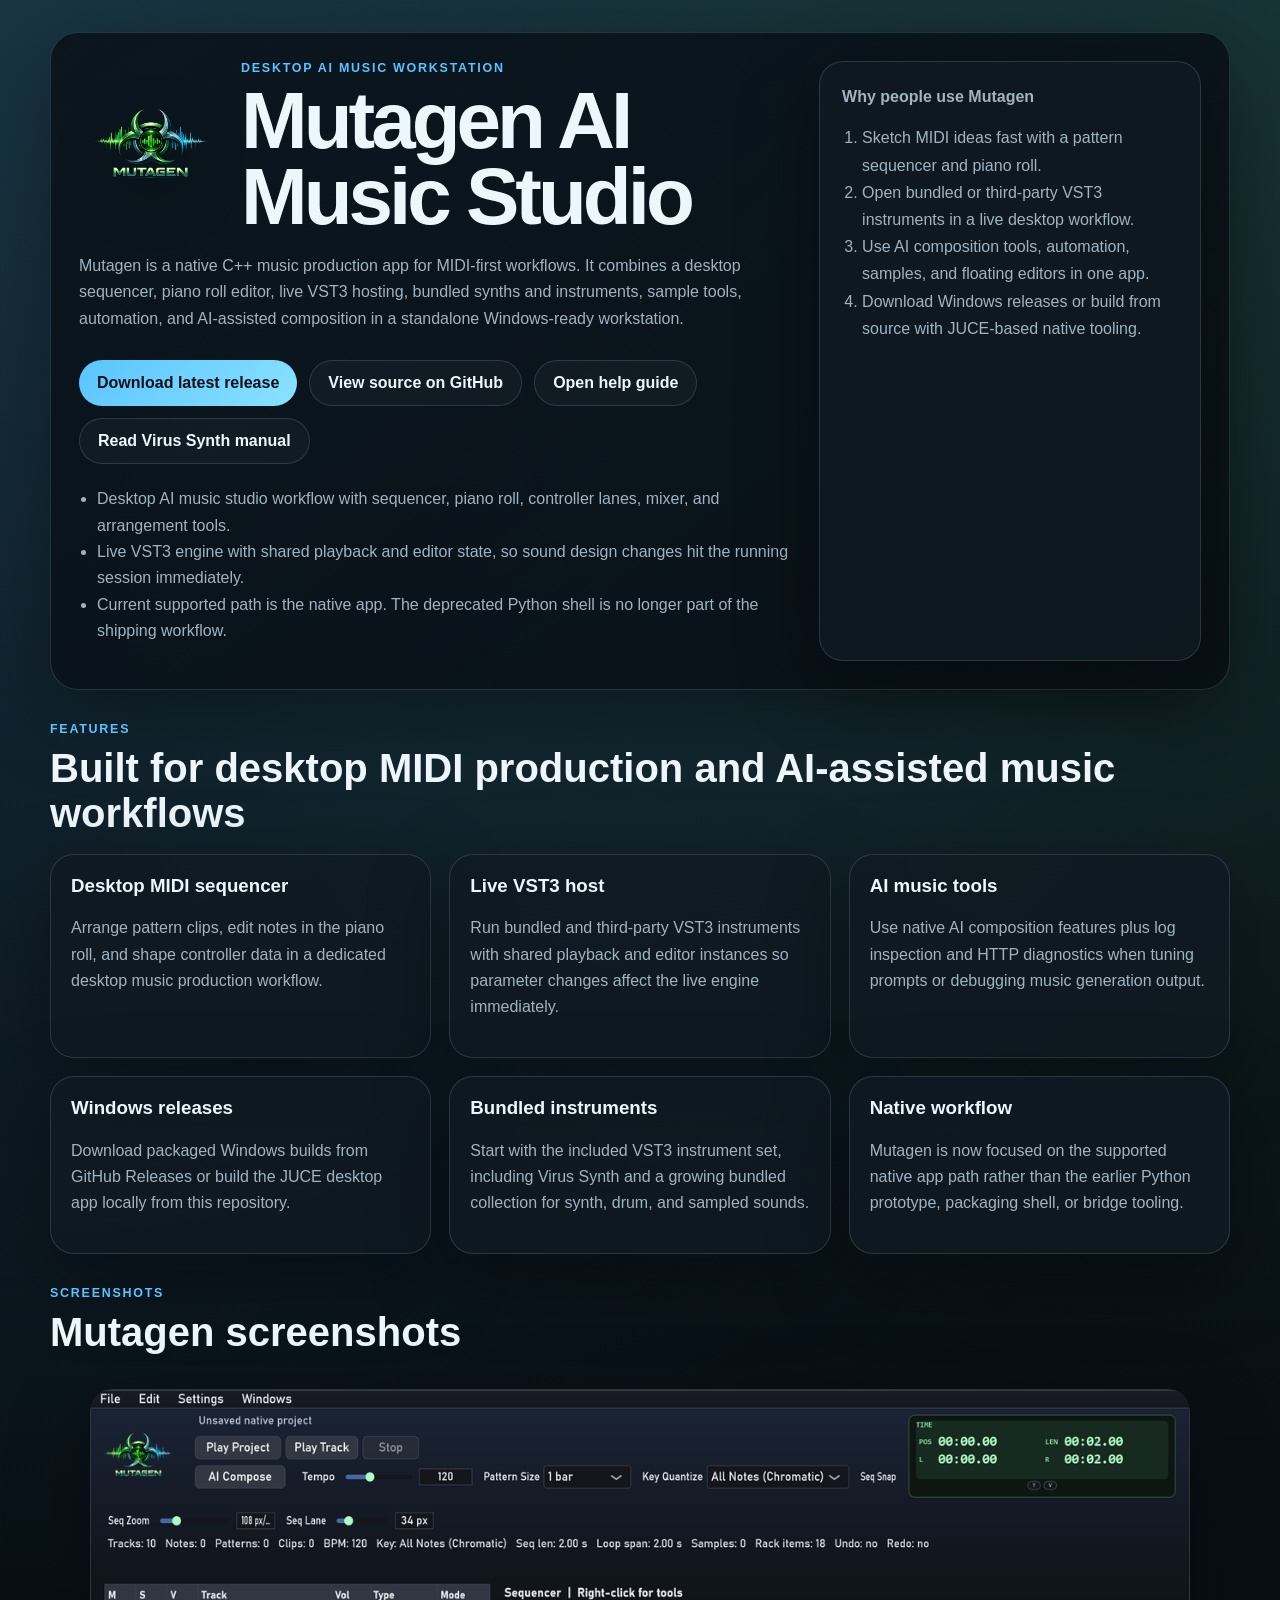
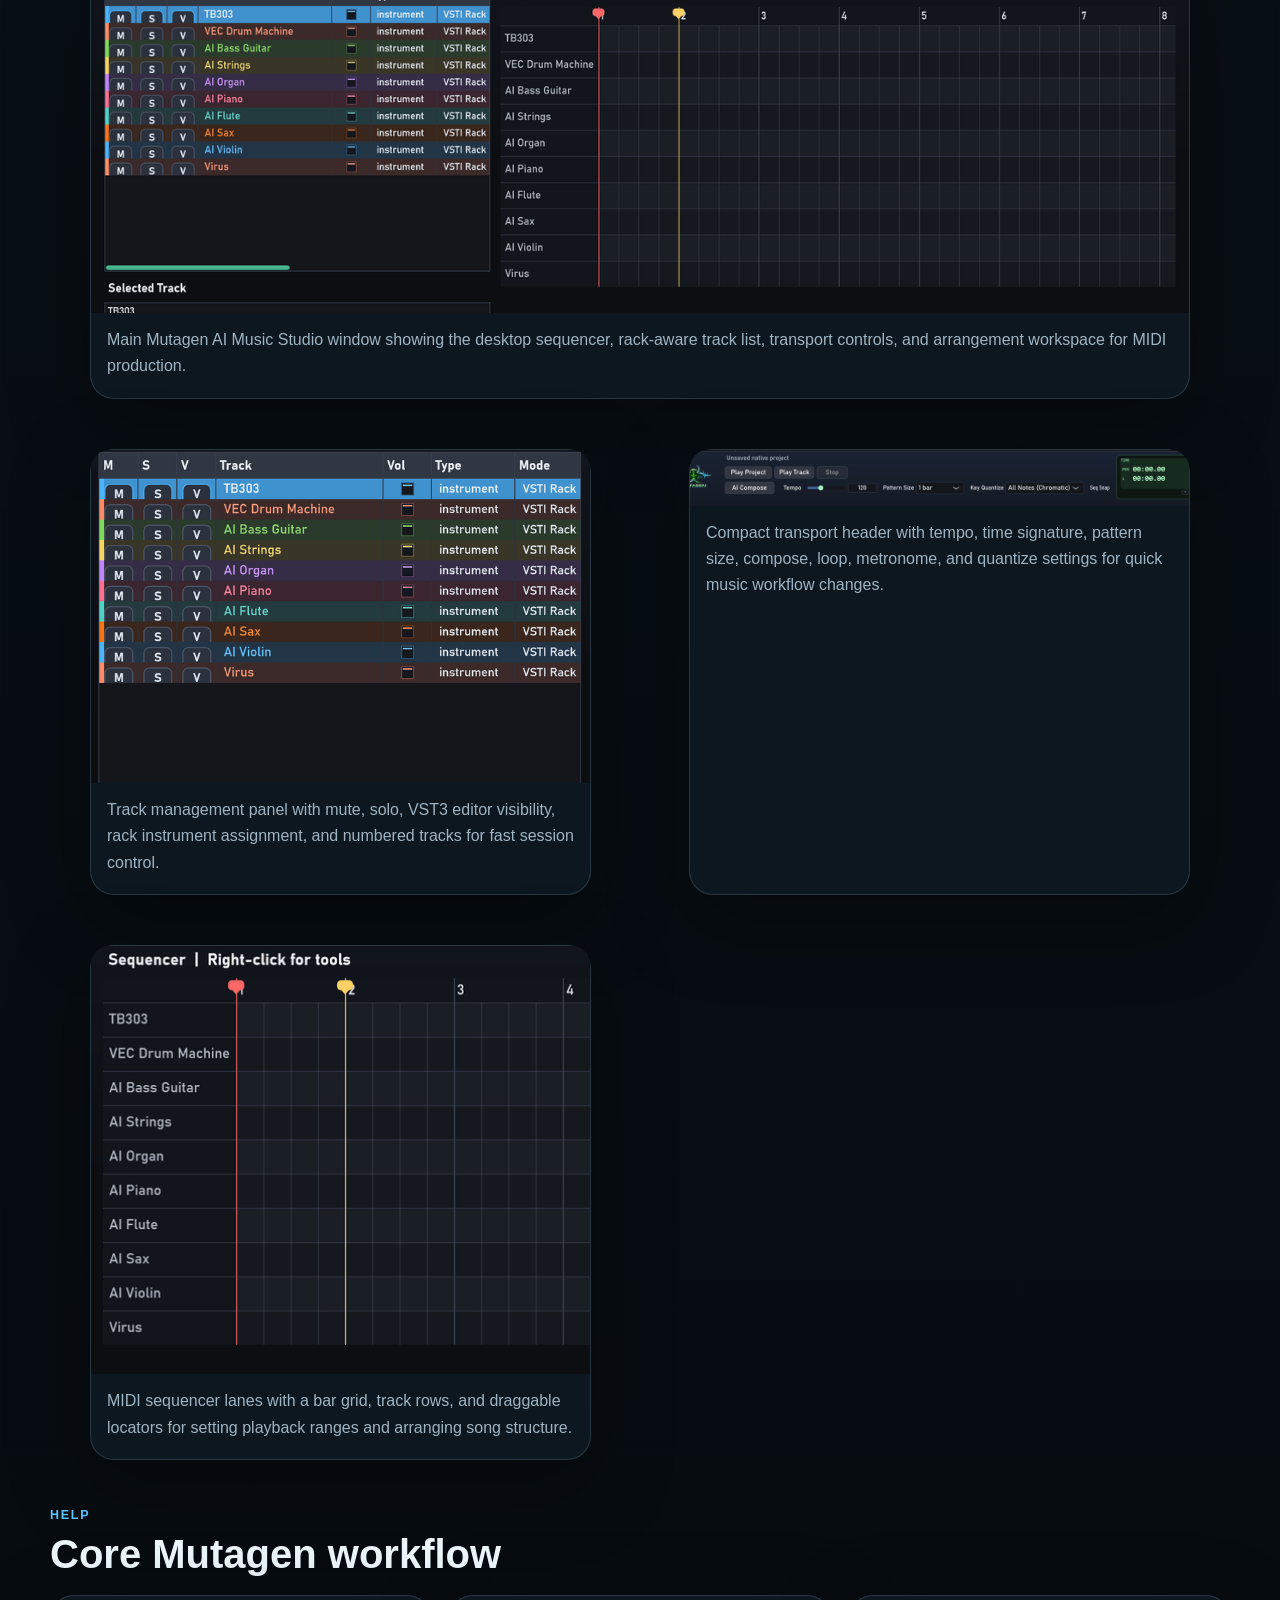
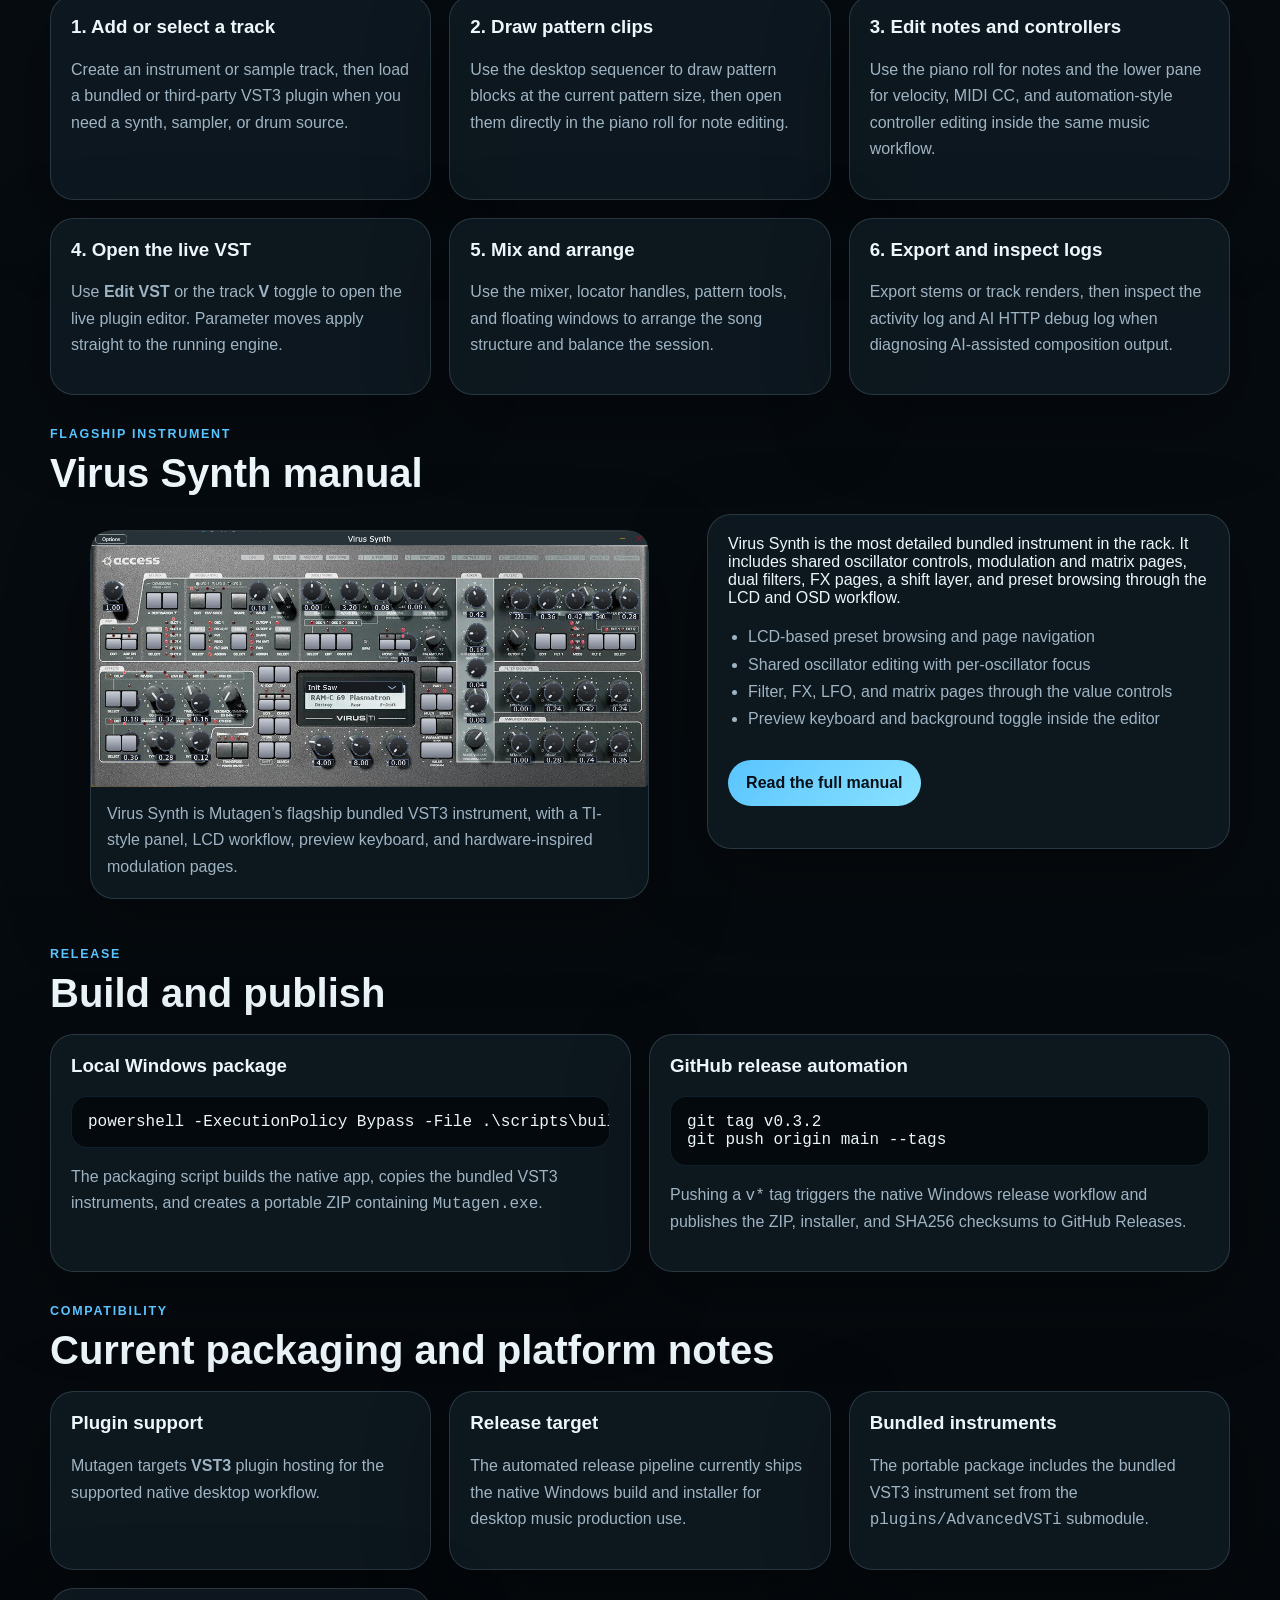
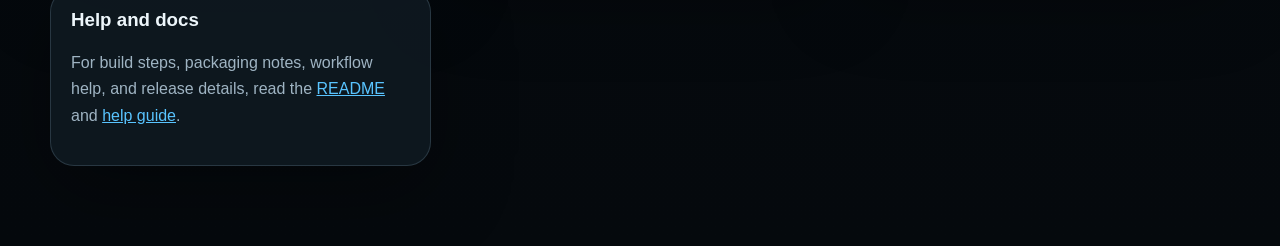
<file: docs/index.html>
<!doctype html>
<html lang="en">
  <head>
    <meta charset="utf-8" />
    <meta name="viewport" content="width=device-width, initial-scale=1" />
    <title>Mutagen AI Music Studio | Desktop MIDI Sequencer, VST3 Host & AI Music Workstation</title>
    <meta
      name="description"
      content="Mutagen is a desktop AI music workstation with a MIDI sequencer, piano roll, VST3 host, bundled instruments, automation, samples, and AI-assisted composition for Windows."
    />
    <link rel="canonical" href="https://mysticalg.github.io/AI-Music-Studio/" />
    <meta name="robots" content="index, follow" />
    <meta property="og:type" content="website" />
    <meta property="og:site_name" content="Mutagen AI Music Studio" />
    <meta property="og:title" content="Mutagen AI Music Studio | Desktop MIDI Sequencer, VST3 Host & AI Music Workstation" />
    <meta
      property="og:description"
      content="Create, arrange, and edit music in Mutagen with a desktop MIDI sequencer, live VST3 hosting, bundled instruments, and AI-assisted composition tools."
    />
    <meta property="og:url" content="https://mysticalg.github.io/AI-Music-Studio/" />
    <meta property="og:image" content="https://mysticalg.github.io/AI-Music-Studio/assets/screenshots/main-window.png" />
    <meta name="twitter:card" content="summary_large_image" />
    <meta name="twitter:title" content="Mutagen AI Music Studio" />
    <meta
      name="twitter:description"
      content="Desktop AI music workstation with MIDI sequencing, piano roll editing, VST3 hosting, bundled instruments, and Windows releases."
    />
    <meta name="twitter:image" content="https://mysticalg.github.io/AI-Music-Studio/assets/screenshots/main-window.png" />
    <script type="application/ld+json">
      {
        "@context": "https://schema.org",
        "@type": "SoftwareApplication",
        "name": "Mutagen AI Music Studio",
        "applicationCategory": "MultimediaApplication",
        "operatingSystem": "Windows",
        "description": "Mutagen is a native desktop AI music workstation with a MIDI sequencer, piano roll, live VST3 host, bundled instruments, automation, samples, and AI-assisted composition tools.",
        "url": "https://mysticalg.github.io/AI-Music-Studio/",
        "downloadUrl": "https://github.com/mysticalg/AI-Music-Studio/releases",
        "image": "https://mysticalg.github.io/AI-Music-Studio/assets/screenshots/main-window.png",
        "author": {
          "@type": "Organization",
          "name": "Mysticalg"
        }
      }
    </script>
    <link rel="stylesheet" href="styles.css" />
  </head>
  <body>
    <div class="page-shell">
      <header class="hero">
        <div class="hero-copy">
          <div class="hero-brand">
            <img class="hero-logo" src="assets/mutagen-logo.png" alt="Mutagen logo" />
            <div class="hero-brand-copy">
              <p class="eyebrow">Desktop AI music workstation</p>
              <h1>Mutagen AI Music Studio</h1>
            </div>
          </div>
          <p class="lede">
            Mutagen is a native C++ music production app for MIDI-first workflows. It combines a desktop
            sequencer, piano roll editor, live VST3 hosting, bundled synths and instruments, sample tools,
            automation, and AI-assisted composition in a standalone Windows-ready workstation.
          </p>
          <div class="hero-actions">
            <a class="button button-primary" href="https://github.com/mysticalg/AI-Music-Studio/releases">Download latest release</a>
            <a class="button button-secondary" href="https://github.com/mysticalg/AI-Music-Studio">View source on GitHub</a>
            <a class="button button-secondary" href="https://github.com/mysticalg/AI-Music-Studio/blob/main/GUIDE.md">Open help guide</a>
            <a class="button button-secondary" href="virus-synth.html">Read Virus Synth manual</a>
          </div>
          <ul class="hero-points">
            <li>Desktop AI music studio workflow with sequencer, piano roll, controller lanes, mixer, and arrangement tools.</li>
            <li>Live VST3 engine with shared playback and editor state, so sound design changes hit the running session immediately.</li>
            <li>Current supported path is the native app. The deprecated Python shell is no longer part of the shipping workflow.</li>
          </ul>
        </div>
        <div class="hero-card">
          <div class="hero-card-title">Why people use Mutagen</div>
          <ol>
            <li>Sketch MIDI ideas fast with a pattern sequencer and piano roll.</li>
            <li>Open bundled or third-party VST3 instruments in a live desktop workflow.</li>
            <li>Use AI composition tools, automation, samples, and floating editors in one app.</li>
            <li>Download Windows releases or build from source with JUCE-based native tooling.</li>
          </ol>
        </div>
      </header>

      <main>
        <section class="section">
          <div class="section-heading">
            <p class="eyebrow">Features</p>
            <h2>Built for desktop MIDI production and AI-assisted music workflows</h2>
          </div>
          <div class="note-grid">
            <div class="note-card">
              <h3>Desktop MIDI sequencer</h3>
              <p>Arrange pattern clips, edit notes in the piano roll, and shape controller data in a dedicated desktop music production workflow.</p>
            </div>
            <div class="note-card">
              <h3>Live VST3 host</h3>
              <p>Run bundled and third-party VST3 instruments with shared playback and editor instances so parameter changes affect the live engine immediately.</p>
            </div>
            <div class="note-card">
              <h3>AI music tools</h3>
              <p>Use native AI composition features plus log inspection and HTTP diagnostics when tuning prompts or debugging music generation output.</p>
            </div>
            <div class="note-card">
              <h3>Windows releases</h3>
              <p>Download packaged Windows builds from GitHub Releases or build the JUCE desktop app locally from this repository.</p>
            </div>
            <div class="note-card">
              <h3>Bundled instruments</h3>
              <p>Start with the included VST3 instrument set, including Virus Synth and a growing bundled collection for synth, drum, and sampled sounds.</p>
            </div>
            <div class="note-card">
              <h3>Native workflow</h3>
              <p>Mutagen is now focused on the supported native app path rather than the earlier Python prototype, packaging shell, or bridge tooling.</p>
            </div>
          </div>
        </section>

        <section class="section">
          <div class="section-heading">
            <p class="eyebrow">Screenshots</p>
            <h2>Mutagen screenshots</h2>
          </div>
          <div class="shot-grid">
            <figure class="shot shot-wide">
              <img src="assets/screenshots/main-window.png" alt="Mutagen AI Music Studio desktop DAW main window with MIDI sequencer, track list, and arrangement editor" />
              <figcaption>Main Mutagen AI Music Studio window showing the desktop sequencer, rack-aware track list, transport controls, and arrangement workspace for MIDI production.</figcaption>
            </figure>
            <figure class="shot">
              <img src="assets/screenshots/tracks-panel.png" alt="Mutagen track panel with mute, solo, VST3 controls, rack instrument selection, and track names" />
              <figcaption>Track management panel with mute, solo, VST3 editor visibility, rack instrument assignment, and numbered tracks for fast session control.</figcaption>
            </figure>
            <figure class="shot">
              <img src="assets/screenshots/transport-header.png" alt="Mutagen transport bar with tempo, time signature, pattern size, compose, loop, and quantize controls" />
              <figcaption>Compact transport header with tempo, time signature, pattern size, compose, loop, metronome, and quantize settings for quick music workflow changes.</figcaption>
            </figure>
            <figure class="shot">
              <img src="assets/screenshots/sequencer-view.png" alt="Mutagen MIDI sequencer lanes with bar grid, track rows, and draggable playback locators" />
              <figcaption>MIDI sequencer lanes with a bar grid, track rows, and draggable locators for setting playback ranges and arranging song structure.</figcaption>
            </figure>
          </div>
        </section>

        <section class="section">
          <div class="section-heading">
            <p class="eyebrow">Help</p>
            <h2>Core Mutagen workflow</h2>
          </div>
          <div class="guide-grid">
            <article class="guide-card">
              <h3>1. Add or select a track</h3>
              <p>Create an instrument or sample track, then load a bundled or third-party VST3 plugin when you need a synth, sampler, or drum source.</p>
            </article>
            <article class="guide-card">
              <h3>2. Draw pattern clips</h3>
              <p>Use the desktop sequencer to draw pattern blocks at the current pattern size, then open them directly in the piano roll for note editing.</p>
            </article>
            <article class="guide-card">
              <h3>3. Edit notes and controllers</h3>
              <p>Use the piano roll for notes and the lower pane for velocity, MIDI CC, and automation-style controller editing inside the same music workflow.</p>
            </article>
            <article class="guide-card">
              <h3>4. Open the live VST</h3>
              <p>Use <strong>Edit VST</strong> or the track <strong>V</strong> toggle to open the live plugin editor. Parameter moves apply straight to the running engine.</p>
            </article>
            <article class="guide-card">
              <h3>5. Mix and arrange</h3>
              <p>Use the mixer, locator handles, pattern tools, and floating windows to arrange the song structure and balance the session.</p>
            </article>
            <article class="guide-card">
              <h3>6. Export and inspect logs</h3>
              <p>Export stems or track renders, then inspect the activity log and AI HTTP debug log when diagnosing AI-assisted composition output.</p>
            </article>
          </div>
        </section>

        <section class="section">
          <div class="section-heading">
            <p class="eyebrow">Flagship Instrument</p>
            <h2>Virus Synth manual</h2>
          </div>
          <div class="feature-split">
            <figure class="shot">
              <img src="assets/screenshots/virus/virus-synth-overview.png" alt="Virus Synth bundled VST3 instrument in Mutagen with TI-style panel and LCD editor workflow" />
              <figcaption>Virus Synth is Mutagen’s flagship bundled VST3 instrument, with a TI-style panel, LCD workflow, preview keyboard, and hardware-inspired modulation pages.</figcaption>
            </figure>
            <div class="feature-copy">
              <p>
                Virus Synth is the most detailed bundled instrument in the rack. It includes shared oscillator controls,
                modulation and matrix pages, dual filters, FX pages, a shift layer, and preset browsing through the LCD and OSD workflow.
              </p>
              <ul class="feature-list">
                <li>LCD-based preset browsing and page navigation</li>
                <li>Shared oscillator editing with per-oscillator focus</li>
                <li>Filter, FX, LFO, and matrix pages through the value controls</li>
                <li>Preview keyboard and background toggle inside the editor</li>
              </ul>
              <div class="hero-actions">
                <a class="button button-primary" href="virus-synth.html">Read the full manual</a>
              </div>
            </div>
          </div>
        </section>

        <section class="section release-section">
          <div class="section-heading">
            <p class="eyebrow">Release</p>
            <h2>Build and publish</h2>
          </div>
          <div class="release-grid">
            <div class="release-card">
              <h3>Local Windows package</h3>
              <pre><code>powershell -ExecutionPolicy Bypass -File .\scripts\build_windows_release.ps1 -ReleaseVersion v0.3.2</code></pre>
              <p>The packaging script builds the native app, copies the bundled VST3 instruments, and creates a portable ZIP containing <code>Mutagen.exe</code>.</p>
            </div>
            <div class="release-card">
              <h3>GitHub release automation</h3>
              <pre><code>git tag v0.3.2
git push origin main --tags</code></pre>
              <p>Pushing a <code>v*</code> tag triggers the native Windows release workflow and publishes the ZIP, installer, and SHA256 checksums to GitHub Releases.</p>
            </div>
          </div>
        </section>

        <section class="section">
          <div class="section-heading">
            <p class="eyebrow">Compatibility</p>
            <h2>Current packaging and platform notes</h2>
          </div>
          <div class="note-grid">
            <div class="note-card">
              <h3>Plugin support</h3>
              <p>Mutagen targets <strong>VST3</strong> plugin hosting for the supported native desktop workflow.</p>
            </div>
            <div class="note-card">
              <h3>Release target</h3>
              <p>The automated release pipeline currently ships the native Windows build and installer for desktop music production use.</p>
            </div>
            <div class="note-card">
              <h3>Bundled instruments</h3>
              <p>The portable package includes the bundled VST3 instrument set from the <code>plugins/AdvancedVSTi</code> submodule.</p>
            </div>
            <div class="note-card">
              <h3>Help and docs</h3>
              <p>For build steps, packaging notes, workflow help, and release details, read the <a href="https://github.com/mysticalg/AI-Music-Studio/blob/main/README.md">README</a> and <a href="https://github.com/mysticalg/AI-Music-Studio/blob/main/GUIDE.md">help guide</a>.</p>
            </div>
          </div>
        </section>
      </main>
    </div>
  </body>
</html>
</file>
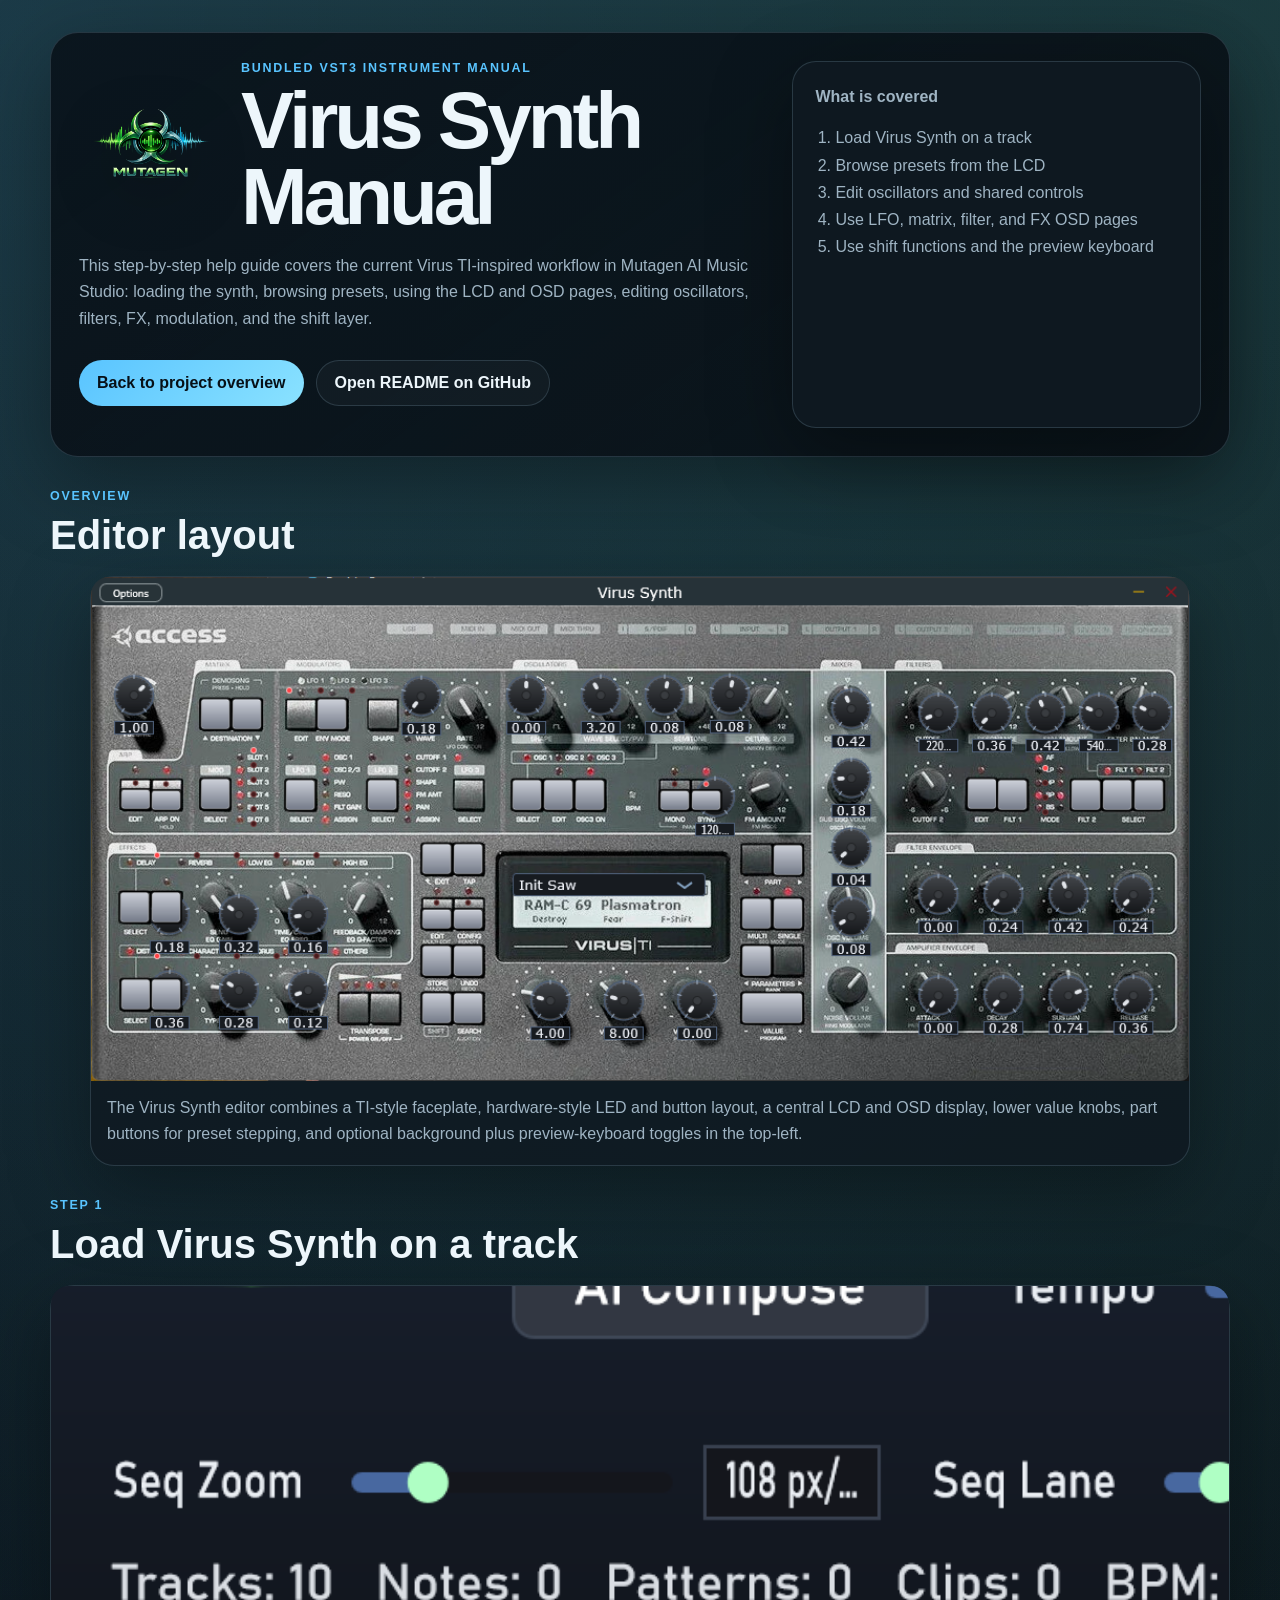
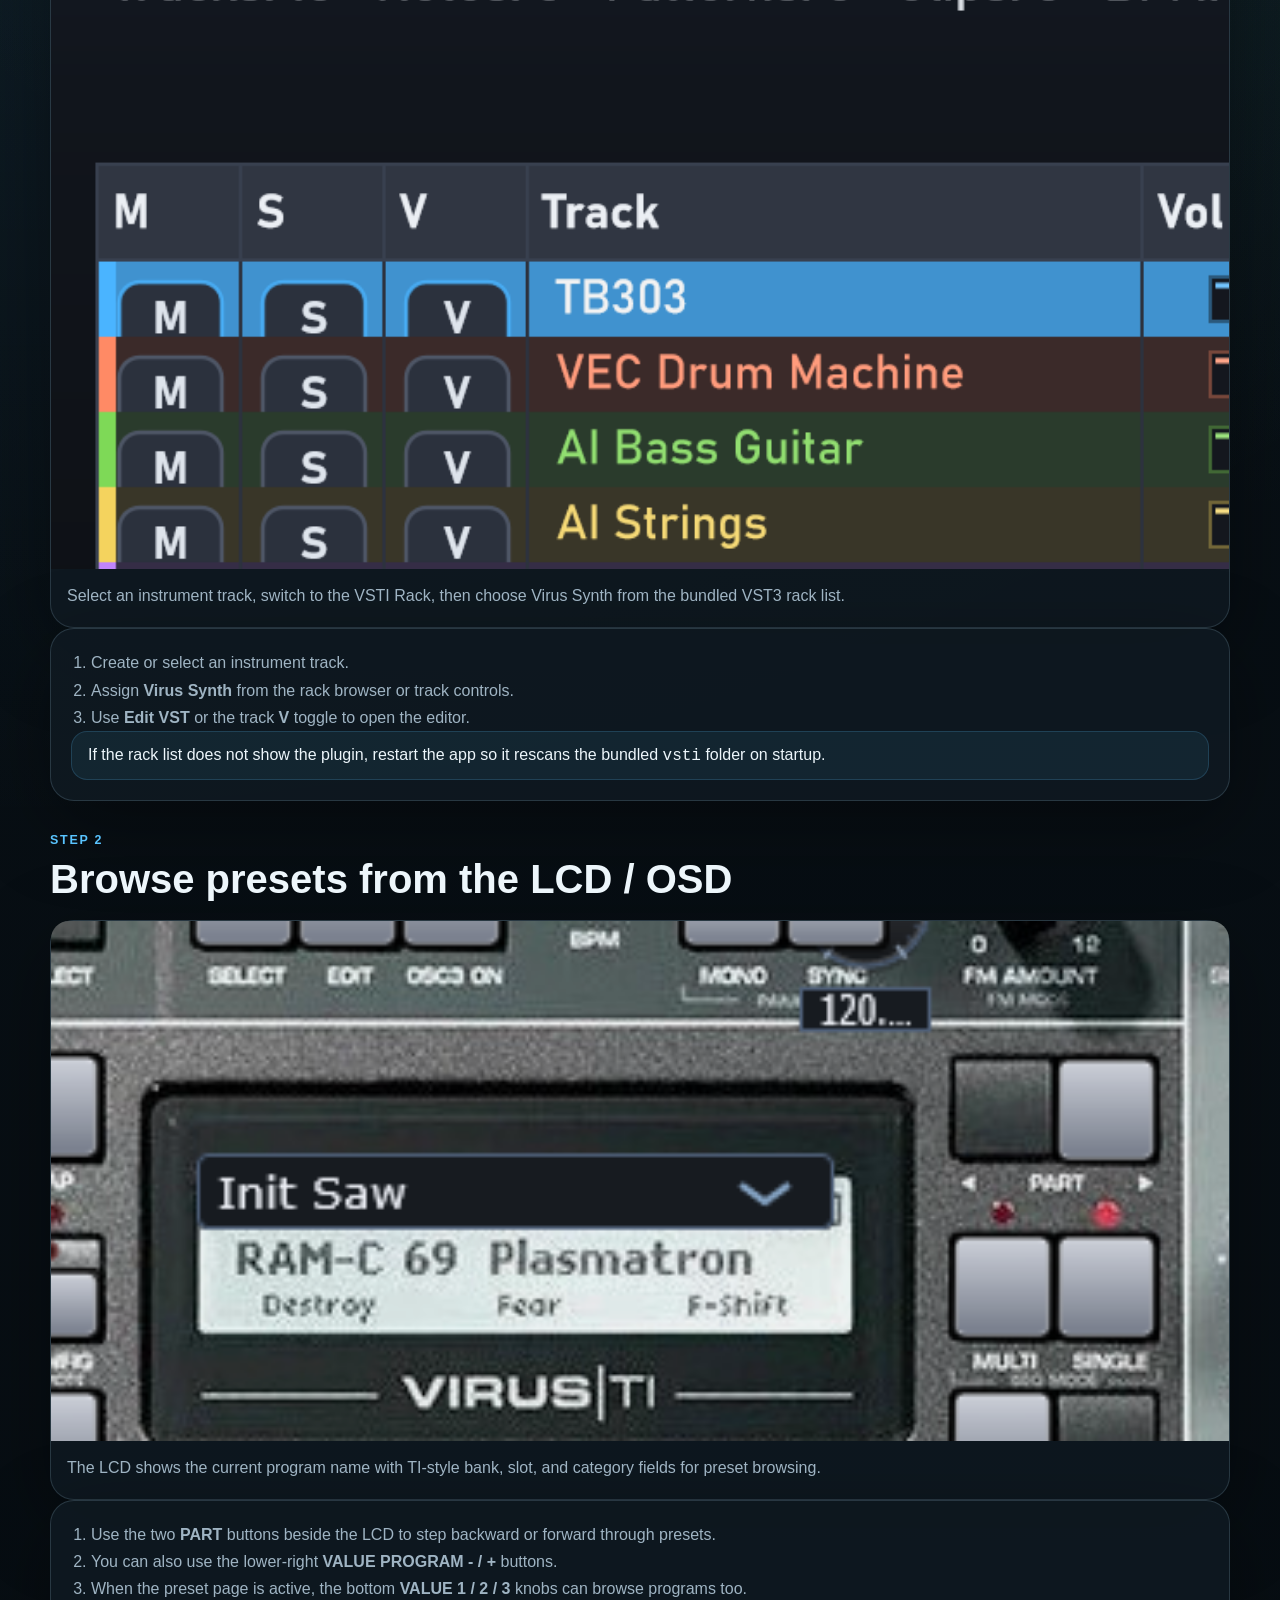
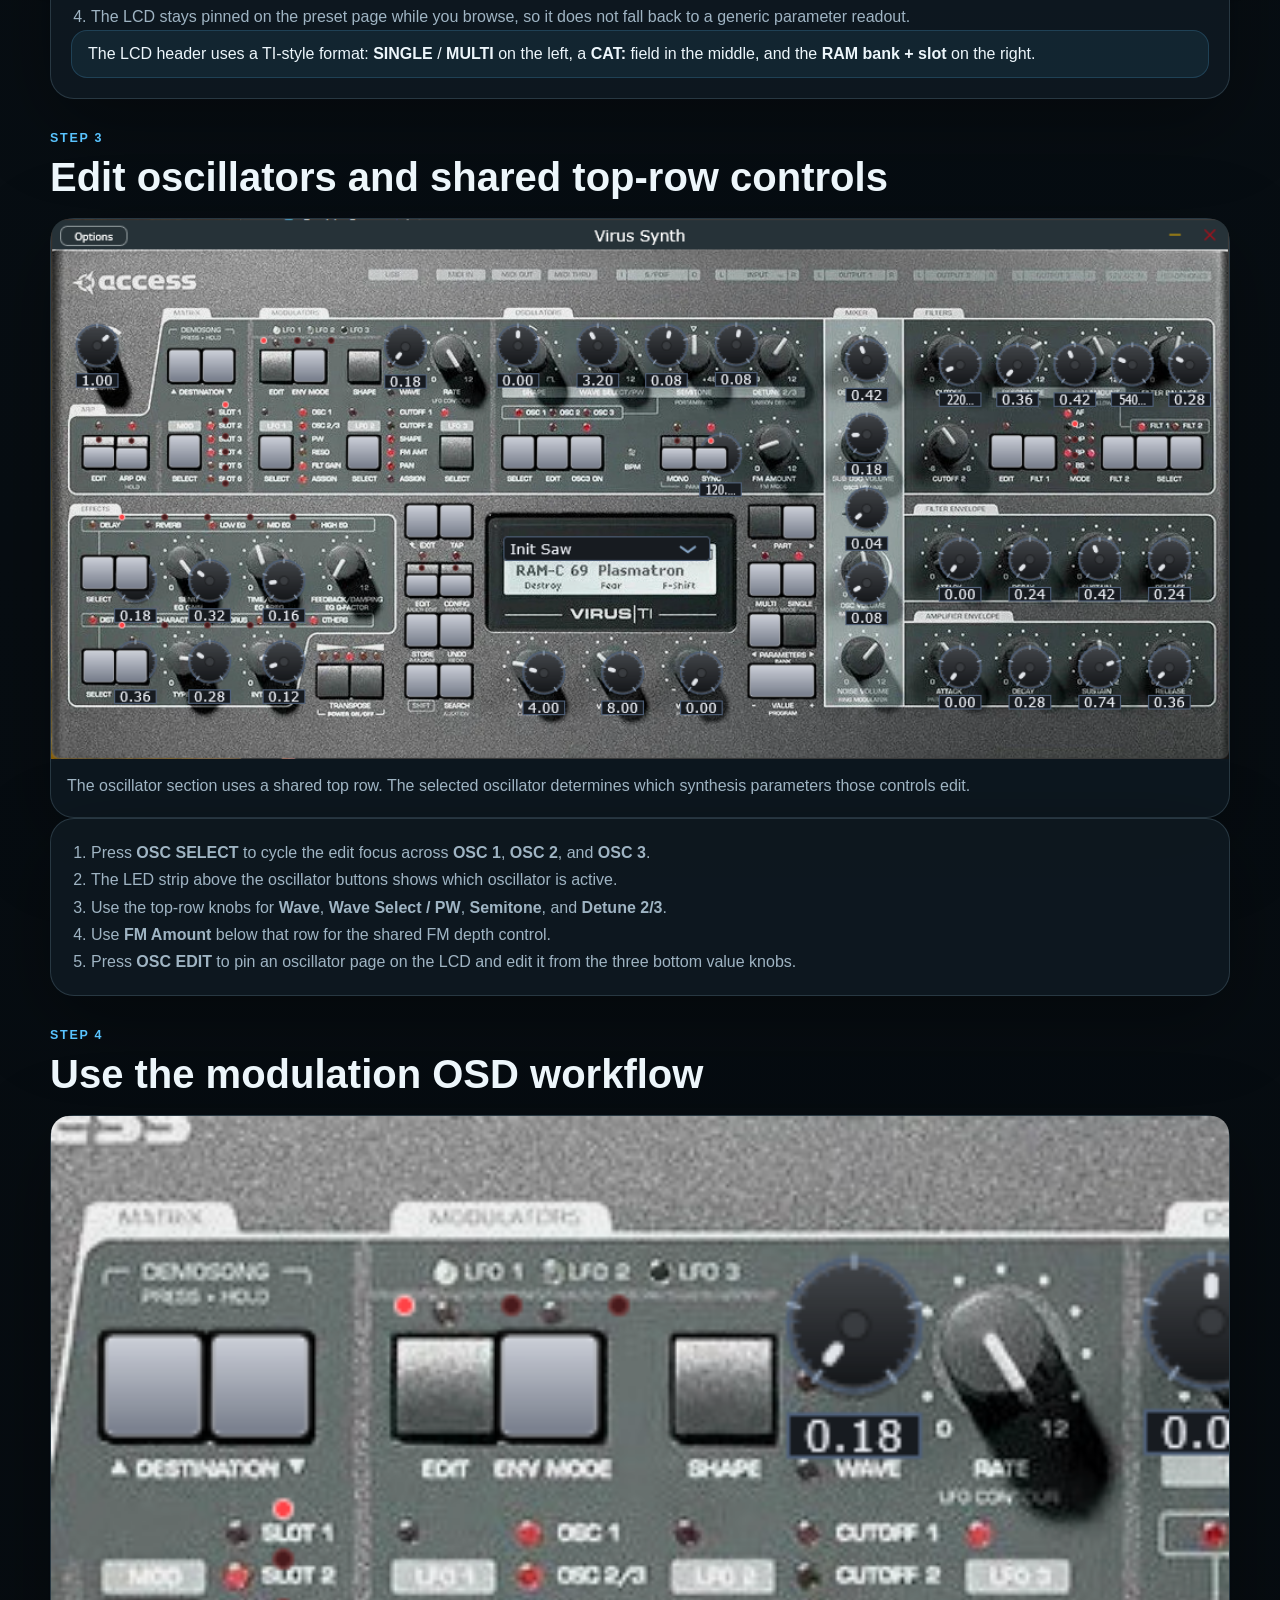
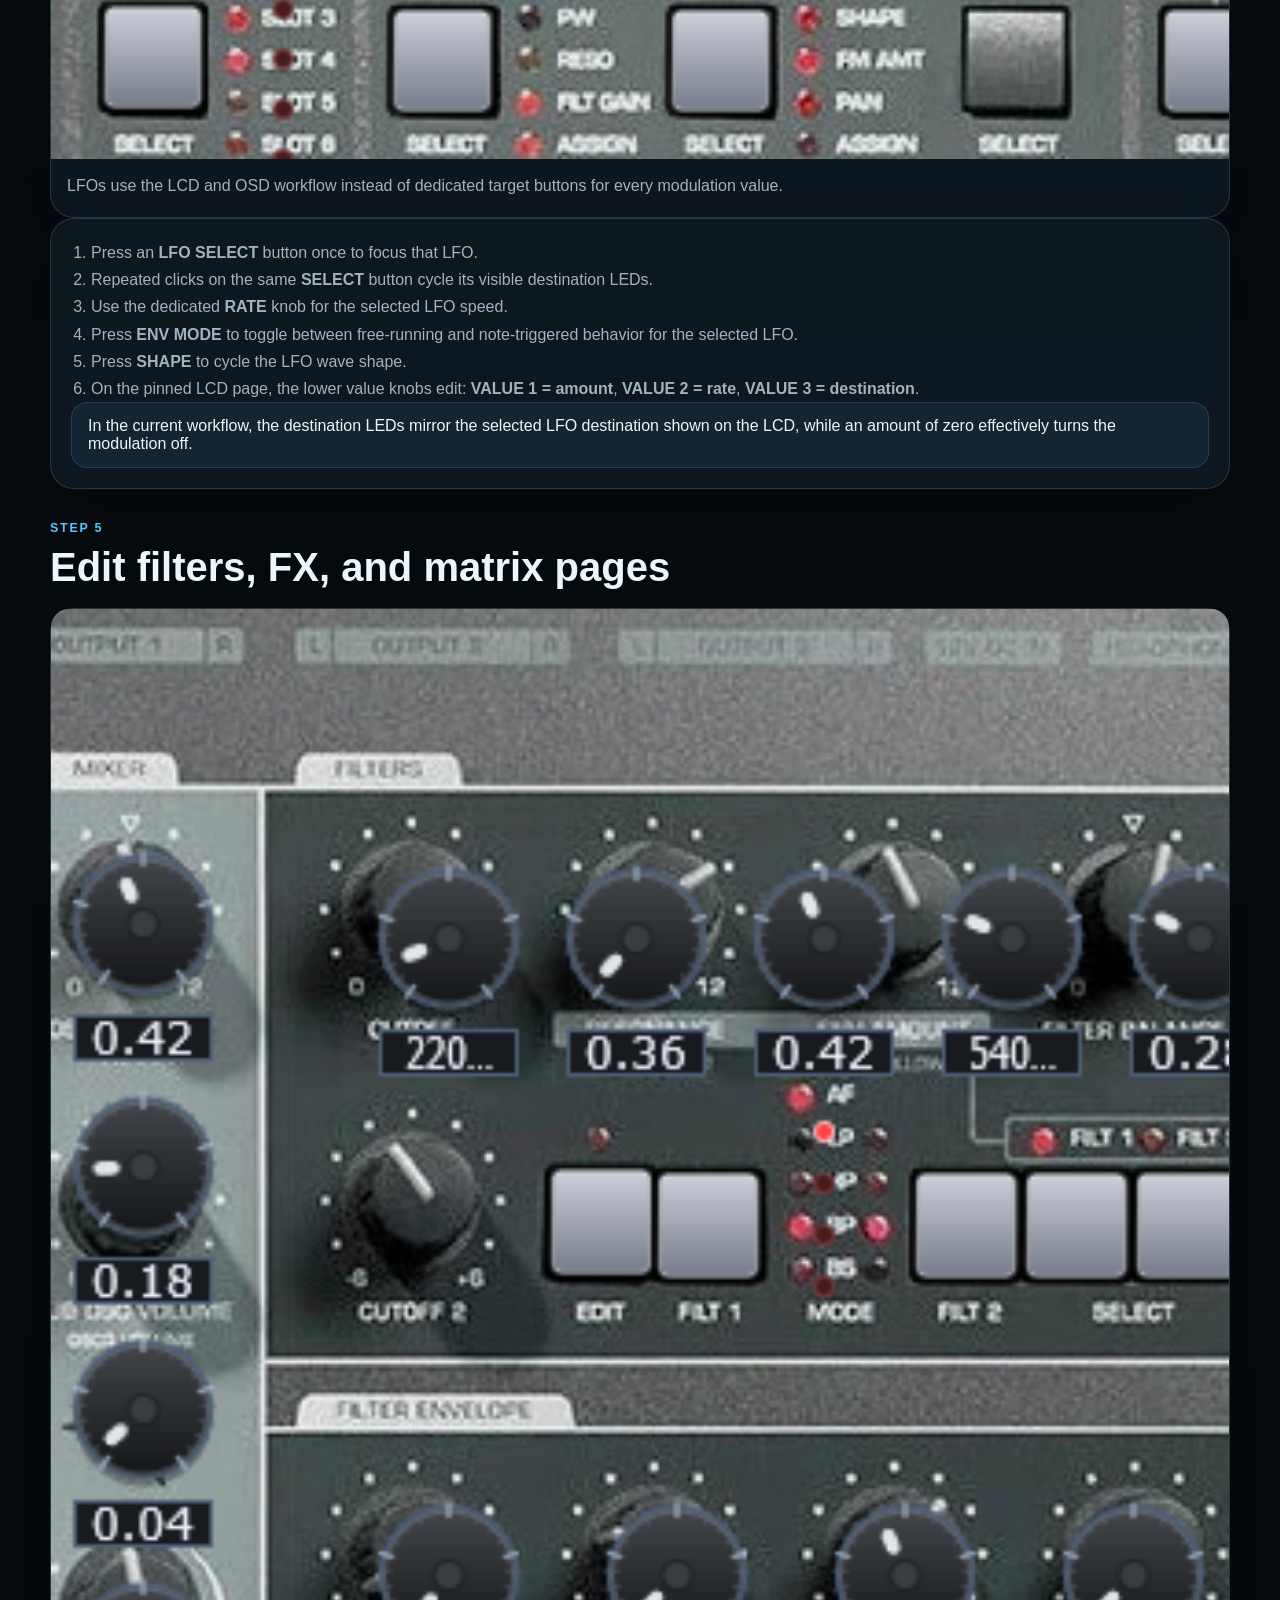
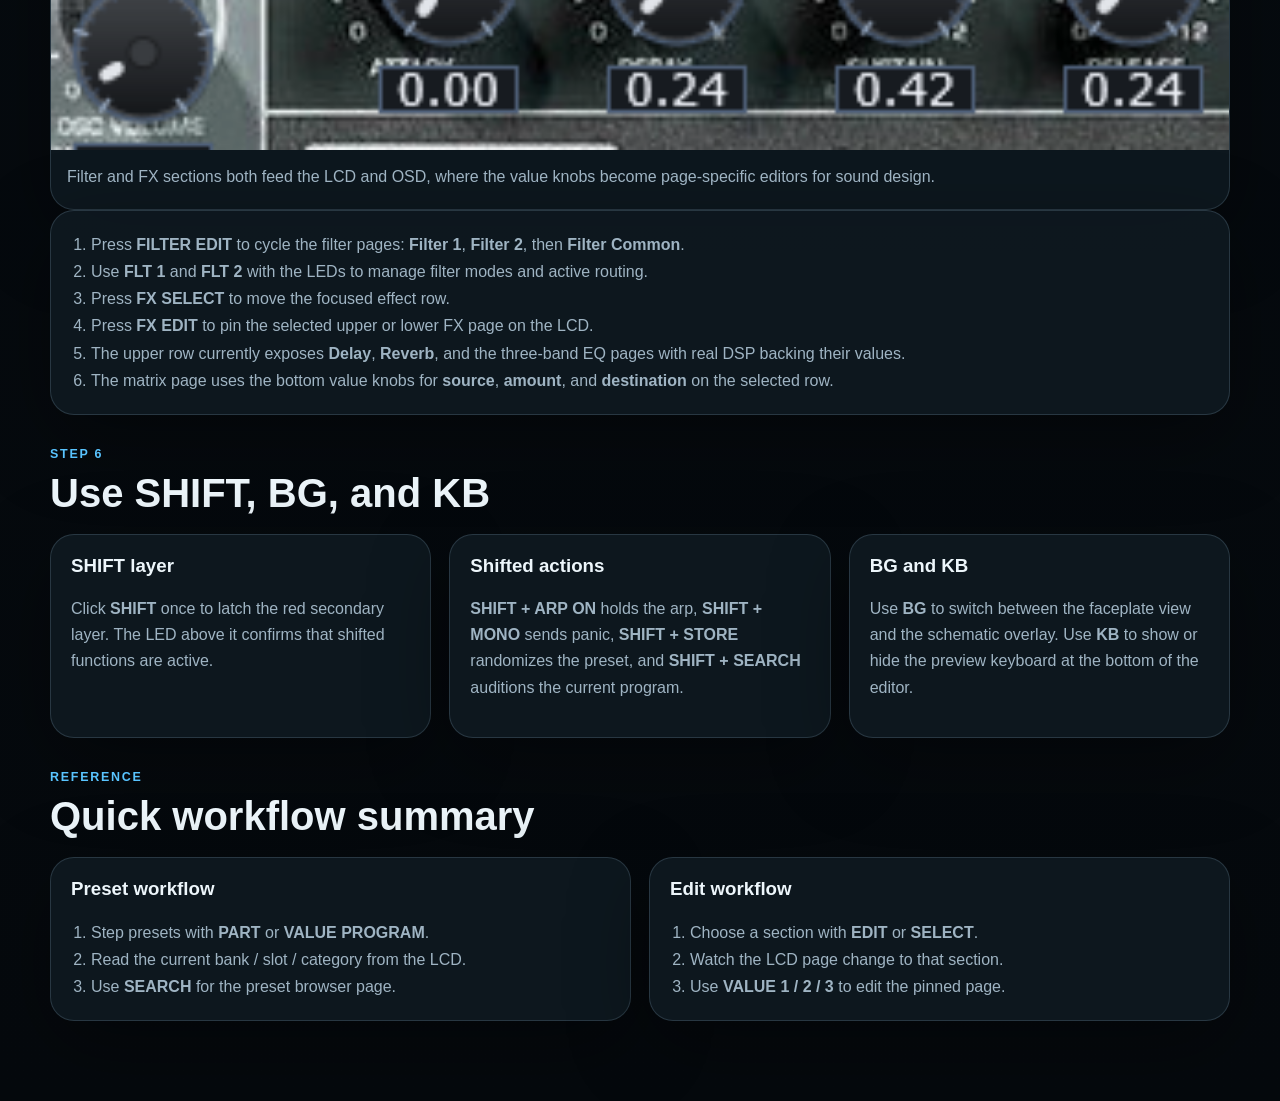
<file: docs/virus-synth.html>
<!doctype html>
<html lang="en">
  <head>
    <meta charset="utf-8" />
    <meta name="viewport" content="width=device-width, initial-scale=1" />
    <title>Virus Synth Manual | Mutagen AI Music Studio VST3 Instrument Guide</title>
    <meta
      name="description"
      content="Step-by-step Virus Synth manual for Mutagen AI Music Studio, covering screenshots, preset browsing, LCD and OSD workflow, oscillators, filters, FX, modulation, and shift controls."
    />
    <link rel="canonical" href="https://mysticalg.github.io/AI-Music-Studio/virus-synth.html" />
    <meta name="robots" content="index, follow" />
    <meta property="og:type" content="article" />
    <meta property="og:site_name" content="Mutagen AI Music Studio" />
    <meta property="og:title" content="Virus Synth Manual | Mutagen AI Music Studio VST3 Instrument Guide" />
    <meta
      property="og:description"
      content="Learn how to load, browse, and edit the bundled Virus Synth VST3 instrument in Mutagen AI Music Studio."
    />
    <meta property="og:url" content="https://mysticalg.github.io/AI-Music-Studio/virus-synth.html" />
    <meta property="og:image" content="https://mysticalg.github.io/AI-Music-Studio/assets/screenshots/virus/virus-synth-overview.png" />
    <meta name="twitter:card" content="summary_large_image" />
    <meta name="twitter:title" content="Virus Synth Manual | Mutagen AI Music Studio" />
    <meta
      name="twitter:description"
      content="Step-by-step manual for the bundled Virus Synth, including preset browsing, oscillators, filters, FX, modulation, and shift actions."
    />
    <meta name="twitter:image" content="https://mysticalg.github.io/AI-Music-Studio/assets/screenshots/virus/virus-synth-overview.png" />
    <link rel="stylesheet" href="styles.css" />
  </head>
  <body>
    <div class="page-shell">
      <header class="hero manual-hero">
        <div class="hero-copy">
          <div class="hero-brand">
            <img class="hero-logo" src="assets/mutagen-logo.png" alt="Mutagen logo" />
            <div class="hero-brand-copy">
              <p class="eyebrow">Bundled VST3 instrument manual</p>
              <h1>Virus Synth Manual</h1>
            </div>
          </div>
          <p class="lede">
            This step-by-step help guide covers the current Virus TI-inspired workflow in Mutagen AI Music Studio:
            loading the synth, browsing presets, using the LCD and OSD pages, editing oscillators,
            filters, FX, modulation, and the shift layer.
          </p>
          <div class="hero-actions">
            <a class="button button-primary" href="index.html">Back to project overview</a>
            <a class="button button-secondary" href="https://github.com/mysticalg/AI-Music-Studio/blob/main/README.md">Open README on GitHub</a>
          </div>
        </div>
        <div class="hero-card">
          <div class="hero-card-title">What is covered</div>
          <ol>
            <li>Load Virus Synth on a track</li>
            <li>Browse presets from the LCD</li>
            <li>Edit oscillators and shared controls</li>
            <li>Use LFO, matrix, filter, and FX OSD pages</li>
            <li>Use shift functions and the preview keyboard</li>
          </ol>
        </div>
      </header>

      <main>
        <section class="section">
          <div class="section-heading">
            <p class="eyebrow">Overview</p>
            <h2>Editor layout</h2>
          </div>
          <figure class="shot shot-wide">
            <img src="assets/screenshots/virus/virus-synth-overview.png" alt="Virus Synth VST3 editor overview inside Mutagen AI Music Studio" />
            <figcaption>
              The Virus Synth editor combines a TI-style faceplate, hardware-style LED and button layout,
              a central LCD and OSD display, lower value knobs, part buttons for preset stepping,
              and optional background plus preview-keyboard toggles in the top-left.
            </figcaption>
          </figure>
        </section>

        <section class="section">
          <div class="section-heading">
            <p class="eyebrow">Step 1</p>
            <h2>Load Virus Synth on a track</h2>
          </div>
          <div class="manual-step">
            <figure class="shot manual-media">
              <img src="assets/screenshots/instrument-panel.png" alt="Mutagen instrument rack panel showing bundled VST3 plugin options including Virus Synth" />
              <figcaption>Select an instrument track, switch to the VSTI Rack, then choose Virus Synth from the bundled VST3 rack list.</figcaption>
            </figure>
            <div class="manual-copy">
              <ol class="manual-list">
                <li>Create or select an instrument track.</li>
                <li>Assign <strong>Virus Synth</strong> from the rack browser or track controls.</li>
                <li>Use <strong>Edit VST</strong> or the track <strong>V</strong> toggle to open the editor.</li>
              </ol>
              <p class="manual-tip">
                If the rack list does not show the plugin, restart the app so it rescans the bundled <code>vsti</code> folder on startup.
              </p>
            </div>
          </div>
        </section>

        <section class="section">
          <div class="section-heading">
            <p class="eyebrow">Step 2</p>
            <h2>Browse presets from the LCD / OSD</h2>
          </div>
          <div class="manual-step">
            <figure class="shot manual-media">
              <img src="assets/screenshots/virus/virus-synth-lcd.png" alt="Virus Synth LCD display showing preset information, bank, slot, and category fields" />
              <figcaption>The LCD shows the current program name with TI-style bank, slot, and category fields for preset browsing.</figcaption>
            </figure>
            <div class="manual-copy">
              <ol class="manual-list">
                <li>Use the two <strong>PART</strong> buttons beside the LCD to step backward or forward through presets.</li>
                <li>You can also use the lower-right <strong>VALUE PROGRAM - / +</strong> buttons.</li>
                <li>When the preset page is active, the bottom <strong>VALUE 1 / 2 / 3</strong> knobs can browse programs too.</li>
                <li>The LCD stays pinned on the preset page while you browse, so it does not fall back to a generic parameter readout.</li>
              </ol>
              <p class="manual-tip">
                The LCD header uses a TI-style format: <strong>SINGLE</strong> / <strong>MULTI</strong> on the left,
                a <strong>CAT:</strong> field in the middle, and the <strong>RAM bank + slot</strong> on the right.
              </p>
            </div>
          </div>
        </section>

        <section class="section">
          <div class="section-heading">
            <p class="eyebrow">Step 3</p>
            <h2>Edit oscillators and shared top-row controls</h2>
          </div>
          <div class="manual-step">
            <figure class="shot manual-media">
              <img src="assets/screenshots/virus/virus-synth-overview.png" alt="Virus Synth oscillator section with shared top-row controls and selected oscillator focus" />
              <figcaption>The oscillator section uses a shared top row. The selected oscillator determines which synthesis parameters those controls edit.</figcaption>
            </figure>
            <div class="manual-copy">
              <ol class="manual-list">
                <li>Press <strong>OSC SELECT</strong> to cycle the edit focus across <strong>OSC 1</strong>, <strong>OSC 2</strong>, and <strong>OSC 3</strong>.</li>
                <li>The LED strip above the oscillator buttons shows which oscillator is active.</li>
                <li>Use the top-row knobs for <strong>Wave</strong>, <strong>Wave Select / PW</strong>, <strong>Semitone</strong>, and <strong>Detune 2/3</strong>.</li>
                <li>Use <strong>FM Amount</strong> below that row for the shared FM depth control.</li>
                <li>Press <strong>OSC EDIT</strong> to pin an oscillator page on the LCD and edit it from the three bottom value knobs.</li>
              </ol>
            </div>
          </div>
        </section>

        <section class="section">
          <div class="section-heading">
            <p class="eyebrow">Step 4</p>
            <h2>Use the modulation OSD workflow</h2>
          </div>
          <div class="manual-step">
            <figure class="shot manual-media">
              <img src="assets/screenshots/virus/virus-synth-modulators.png" alt="Virus Synth modulation section with LFO controls and LCD editing workflow" />
              <figcaption>LFOs use the LCD and OSD workflow instead of dedicated target buttons for every modulation value.</figcaption>
            </figure>
            <div class="manual-copy">
              <ol class="manual-list">
                <li>Press an <strong>LFO SELECT</strong> button once to focus that LFO.</li>
                <li>Repeated clicks on the same <strong>SELECT</strong> button cycle its visible destination LEDs.</li>
                <li>Use the dedicated <strong>RATE</strong> knob for the selected LFO speed.</li>
                <li>Press <strong>ENV MODE</strong> to toggle between free-running and note-triggered behavior for the selected LFO.</li>
                <li>Press <strong>SHAPE</strong> to cycle the LFO wave shape.</li>
                <li>On the pinned LCD page, the lower value knobs edit:
                  <strong>VALUE 1 = amount</strong>,
                  <strong>VALUE 2 = rate</strong>,
                  <strong>VALUE 3 = destination</strong>.
                </li>
              </ol>
              <p class="manual-tip">
                In the current workflow, the destination LEDs mirror the selected LFO destination shown on the LCD, while an amount of zero effectively turns the modulation off.
              </p>
            </div>
          </div>
        </section>

        <section class="section">
          <div class="section-heading">
            <p class="eyebrow">Step 5</p>
            <h2>Edit filters, FX, and matrix pages</h2>
          </div>
          <div class="manual-step">
            <figure class="shot manual-media">
              <img src="assets/screenshots/virus/virus-synth-filters-fx.png" alt="Virus Synth filter and effects section with LCD page editing controls" />
              <figcaption>Filter and FX sections both feed the LCD and OSD, where the value knobs become page-specific editors for sound design.</figcaption>
            </figure>
            <div class="manual-copy">
              <ol class="manual-list">
                <li>Press <strong>FILTER EDIT</strong> to cycle the filter pages:
                  <strong>Filter 1</strong>, <strong>Filter 2</strong>, then <strong>Filter Common</strong>.
                </li>
                <li>Use <strong>FLT 1</strong> and <strong>FLT 2</strong> with the LEDs to manage filter modes and active routing.</li>
                <li>Press <strong>FX SELECT</strong> to move the focused effect row.</li>
                <li>Press <strong>FX EDIT</strong> to pin the selected upper or lower FX page on the LCD.</li>
                <li>The upper row currently exposes <strong>Delay</strong>, <strong>Reverb</strong>, and the three-band EQ pages with real DSP backing their values.</li>
                <li>The matrix page uses the bottom value knobs for <strong>source</strong>, <strong>amount</strong>, and <strong>destination</strong> on the selected row.</li>
              </ol>
            </div>
          </div>
        </section>

        <section class="section">
          <div class="section-heading">
            <p class="eyebrow">Step 6</p>
            <h2>Use SHIFT, BG, and KB</h2>
          </div>
          <div class="note-grid">
            <div class="note-card">
              <h3>SHIFT layer</h3>
              <p>Click <strong>SHIFT</strong> once to latch the red secondary layer. The LED above it confirms that shifted functions are active.</p>
            </div>
            <div class="note-card">
              <h3>Shifted actions</h3>
              <p><strong>SHIFT + ARP ON</strong> holds the arp, <strong>SHIFT + MONO</strong> sends panic, <strong>SHIFT + STORE</strong> randomizes the preset, and <strong>SHIFT + SEARCH</strong> auditions the current program.</p>
            </div>
            <div class="note-card">
              <h3>BG and KB</h3>
              <p>Use <strong>BG</strong> to switch between the faceplate view and the schematic overlay. Use <strong>KB</strong> to show or hide the preview keyboard at the bottom of the editor.</p>
            </div>
          </div>
        </section>

        <section class="section">
          <div class="section-heading">
            <p class="eyebrow">Reference</p>
            <h2>Quick workflow summary</h2>
          </div>
          <div class="release-grid">
            <div class="release-card">
              <h3>Preset workflow</h3>
              <ol class="manual-list">
                <li>Step presets with <strong>PART</strong> or <strong>VALUE PROGRAM</strong>.</li>
                <li>Read the current bank / slot / category from the LCD.</li>
                <li>Use <strong>SEARCH</strong> for the preset browser page.</li>
              </ol>
            </div>
            <div class="release-card">
              <h3>Edit workflow</h3>
              <ol class="manual-list">
                <li>Choose a section with <strong>EDIT</strong> or <strong>SELECT</strong>.</li>
                <li>Watch the LCD page change to that section.</li>
                <li>Use <strong>VALUE 1 / 2 / 3</strong> to edit the pinned page.</li>
              </ol>
            </div>
          </div>
        </section>
      </main>
    </div>
  </body>
</html>
</file>
<file: docs/styles.css>
:root {
  --bg: #091117;
  --bg-alt: #0f1a22;
  --panel: rgba(15, 26, 34, 0.88);
  --panel-strong: #111d26;
  --line: rgba(126, 158, 180, 0.24);
  --text: #edf6fb;
  --muted: #9fb4c3;
  --accent: #59c4ff;
  --accent-strong: #0090d8;
  --success: #5fd0a5;
  --shadow: 0 24px 80px rgba(0, 0, 0, 0.35);
}

* {
  box-sizing: border-box;
}

html {
  scroll-behavior: smooth;
}

body {
  margin: 0;
  color: var(--text);
  background:
    radial-gradient(circle at top left, rgba(89, 196, 255, 0.18), transparent 32%),
    radial-gradient(circle at top right, rgba(95, 208, 165, 0.15), transparent 28%),
    linear-gradient(180deg, var(--bg) 0%, #05090d 100%);
  font-family: "Segoe UI", "Helvetica Neue", sans-serif;
}

code,
pre {
  font-family: "Cascadia Code", "SFMono-Regular", Consolas, monospace;
}

.page-shell {
  width: min(1180px, calc(100% - 32px));
  margin: 0 auto;
  padding: 32px 0 80px;
}

.hero {
  display: grid;
  grid-template-columns: minmax(0, 1.5fr) minmax(280px, 0.8fr);
  gap: 24px;
  align-items: stretch;
  padding: 28px;
  border: 1px solid var(--line);
  border-radius: 28px;
  background: linear-gradient(145deg, rgba(10, 20, 28, 0.95), rgba(8, 14, 20, 0.84));
  box-shadow: var(--shadow);
}

.hero-brand {
  display: flex;
  align-items: center;
  gap: 18px;
  margin-bottom: 18px;
}

.hero-logo {
  width: clamp(96px, 14vw, 144px);
  height: auto;
  display: block;
  filter: drop-shadow(0 16px 30px rgba(0, 0, 0, 0.28));
}

.hero-brand-copy {
  min-width: 0;
}

.hero-brand-copy .eyebrow {
  margin-bottom: 8px;
}

.hero-brand-copy h1 {
  margin-bottom: 0;
}

.eyebrow {
  margin: 0 0 10px;
  font-size: 0.78rem;
  font-weight: 700;
  letter-spacing: 0.14em;
  text-transform: uppercase;
  color: var(--accent);
}

h1,
h2,
h3,
p,
ol,
ul,
figcaption {
  margin-top: 0;
}

h1 {
  font-size: clamp(2.8rem, 7vw, 5rem);
  line-height: 0.95;
  letter-spacing: -0.05em;
  margin-bottom: 18px;
}

h2 {
  font-size: clamp(1.7rem, 4vw, 2.5rem);
  margin-bottom: 0;
}

.lede,
.hero-points,
.hero-card,
.guide-card p,
.release-card p,
.note-card p,
figcaption {
  color: var(--muted);
  line-height: 1.65;
}

.hero-actions {
  display: flex;
  flex-wrap: wrap;
  gap: 12px;
  margin: 28px 0 22px;
}

.button {
  display: inline-flex;
  align-items: center;
  justify-content: center;
  min-height: 46px;
  padding: 0 18px;
  border-radius: 999px;
  text-decoration: none;
  font-weight: 700;
  transition: transform 160ms ease, border-color 160ms ease, background 160ms ease;
}

.button:hover {
  transform: translateY(-1px);
}

.button-primary {
  color: #071017;
  background: linear-gradient(135deg, var(--accent), #8ae2ff);
}

.button-secondary {
  color: var(--text);
  border: 1px solid var(--line);
  background: rgba(255, 255, 255, 0.03);
}

.hero-points {
  padding-left: 18px;
}

.hero-card,
.shot,
.guide-card,
.release-card,
.note-card {
  border: 1px solid var(--line);
  border-radius: 24px;
  background: var(--panel);
  box-shadow: var(--shadow);
}

.hero-card {
  padding: 22px;
}

.hero-card-title {
  font-size: 1rem;
  font-weight: 700;
  margin-bottom: 14px;
}

.hero-card ol {
  margin: 0;
  padding-left: 20px;
  color: var(--muted);
  line-height: 1.7;
}

.section {
  margin-top: 32px;
}

.section-heading {
  margin-bottom: 18px;
}

.shot-grid,
.guide-grid,
.release-grid,
.note-grid,
.feature-split {
  display: grid;
  gap: 18px;
}

.shot-grid {
  grid-template-columns: repeat(2, minmax(0, 1fr));
}

.shot-wide {
  grid-column: 1 / -1;
}

.shot img {
  display: block;
  width: 100%;
  height: auto;
  border-radius: 18px 18px 0 0;
}

.shot figcaption {
  padding: 14px 16px 18px;
}

.guide-grid,
.note-grid {
  grid-template-columns: repeat(3, minmax(0, 1fr));
}

.feature-split,
.manual-step {
  grid-template-columns: minmax(0, 1.1fr) minmax(280px, 0.9fr);
  align-items: start;
}

.guide-card,
.note-card,
.release-card {
  padding: 20px;
}

.feature-copy,
.manual-copy {
  border: 1px solid var(--line);
  border-radius: 24px;
  background: var(--panel);
  box-shadow: var(--shadow);
  padding: 20px;
}

.feature-list,
.manual-list {
  margin: 0;
  padding-left: 20px;
  color: var(--muted);
  line-height: 1.7;
}

.manual-tip {
  margin-bottom: 0;
  padding: 14px 16px;
  border-radius: 16px;
  border: 1px solid rgba(89, 196, 255, 0.18);
  background: rgba(89, 196, 255, 0.08);
}

.manual-hero {
  grid-template-columns: minmax(0, 1.35fr) minmax(280px, 0.8fr);
}

.manual-media {
  margin: 0;
}

.release-grid {
  grid-template-columns: repeat(2, minmax(0, 1fr));
}

.release-card pre {
  overflow-x: auto;
  padding: 16px;
  border-radius: 16px;
  background: rgba(4, 8, 12, 0.9);
  border: 1px solid rgba(89, 196, 255, 0.12);
}

a {
  color: var(--accent);
}

@media (max-width: 920px) {
  .hero,
  .shot-grid,
  .guide-grid,
  .release-grid,
  .note-grid,
  .feature-split,
  .manual-step {
    grid-template-columns: 1fr;
  }

  .page-shell {
    width: min(100% - 20px, 1180px);
    padding-top: 20px;
  }

  .hero {
    padding: 20px;
  }

  .hero-brand {
    align-items: flex-start;
  }
}
</file>
